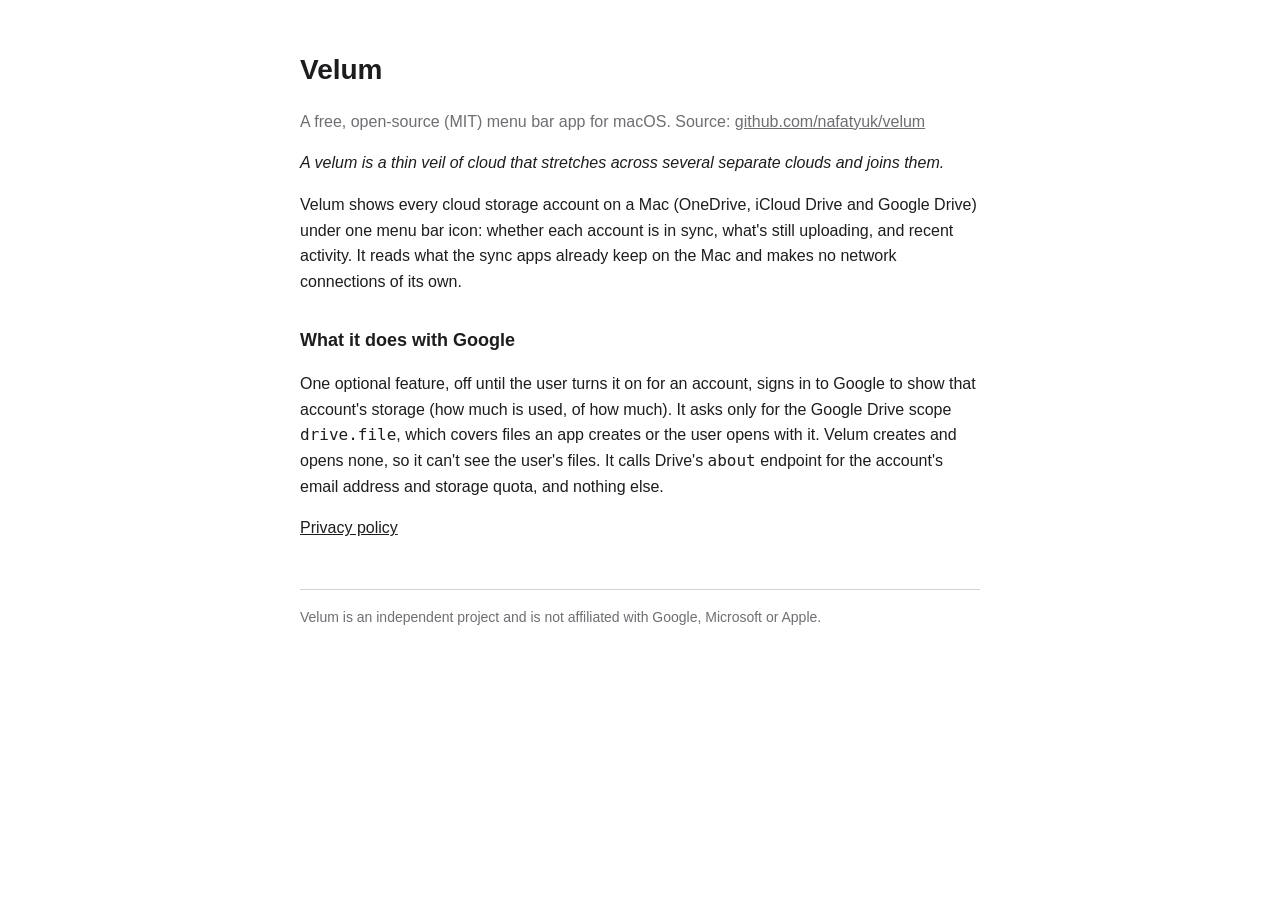
<file: index.html>
<!doctype html>
<html lang="en">
<head>
<meta charset="utf-8"><meta name="viewport" content="width=device-width, initial-scale=1">
<title>Velum</title>
<meta http-equiv="Content-Security-Policy" content="default-src 'none'; style-src 'self'; img-src 'self'; base-uri 'none'; form-action 'none'">
<meta name="referrer" content="no-referrer">
<link rel="stylesheet" href="style.css">
</head>
<body><main>
<h1>Velum</h1>
<p class="muted">A free, open-source (MIT) menu bar app for macOS. Source: <a href="https://github.com/nafatyuk/velum">github.com/nafatyuk/velum</a></p>
<p><em>A velum is a thin veil of cloud that stretches across several separate clouds and joins them.</em></p>

<p>Velum shows every cloud storage account on a Mac (OneDrive, iCloud Drive and Google Drive) under one
menu bar icon: whether each account is in sync, what's still uploading, and recent activity. It reads
what the sync apps already keep on the Mac and makes no network connections of its own.</p>

<h2>What it does with Google</h2>
<p>One optional feature, off until the user turns it on for an account, signs in to Google to show that
account's storage (how much is used, of how much). It asks only for the Google Drive scope
<code>drive.file</code>, which covers files an app creates or the user opens with it. Velum creates and
opens none, so it can't see the user's files. It calls Drive's <code>about</code> endpoint for the
account's email address and storage quota, and nothing else.</p>

<p><a href="privacy.html">Privacy policy</a></p>

<footer>Velum is an independent project and is not affiliated with Google, Microsoft or Apple.</footer>
</main></body>
</html>
</file>
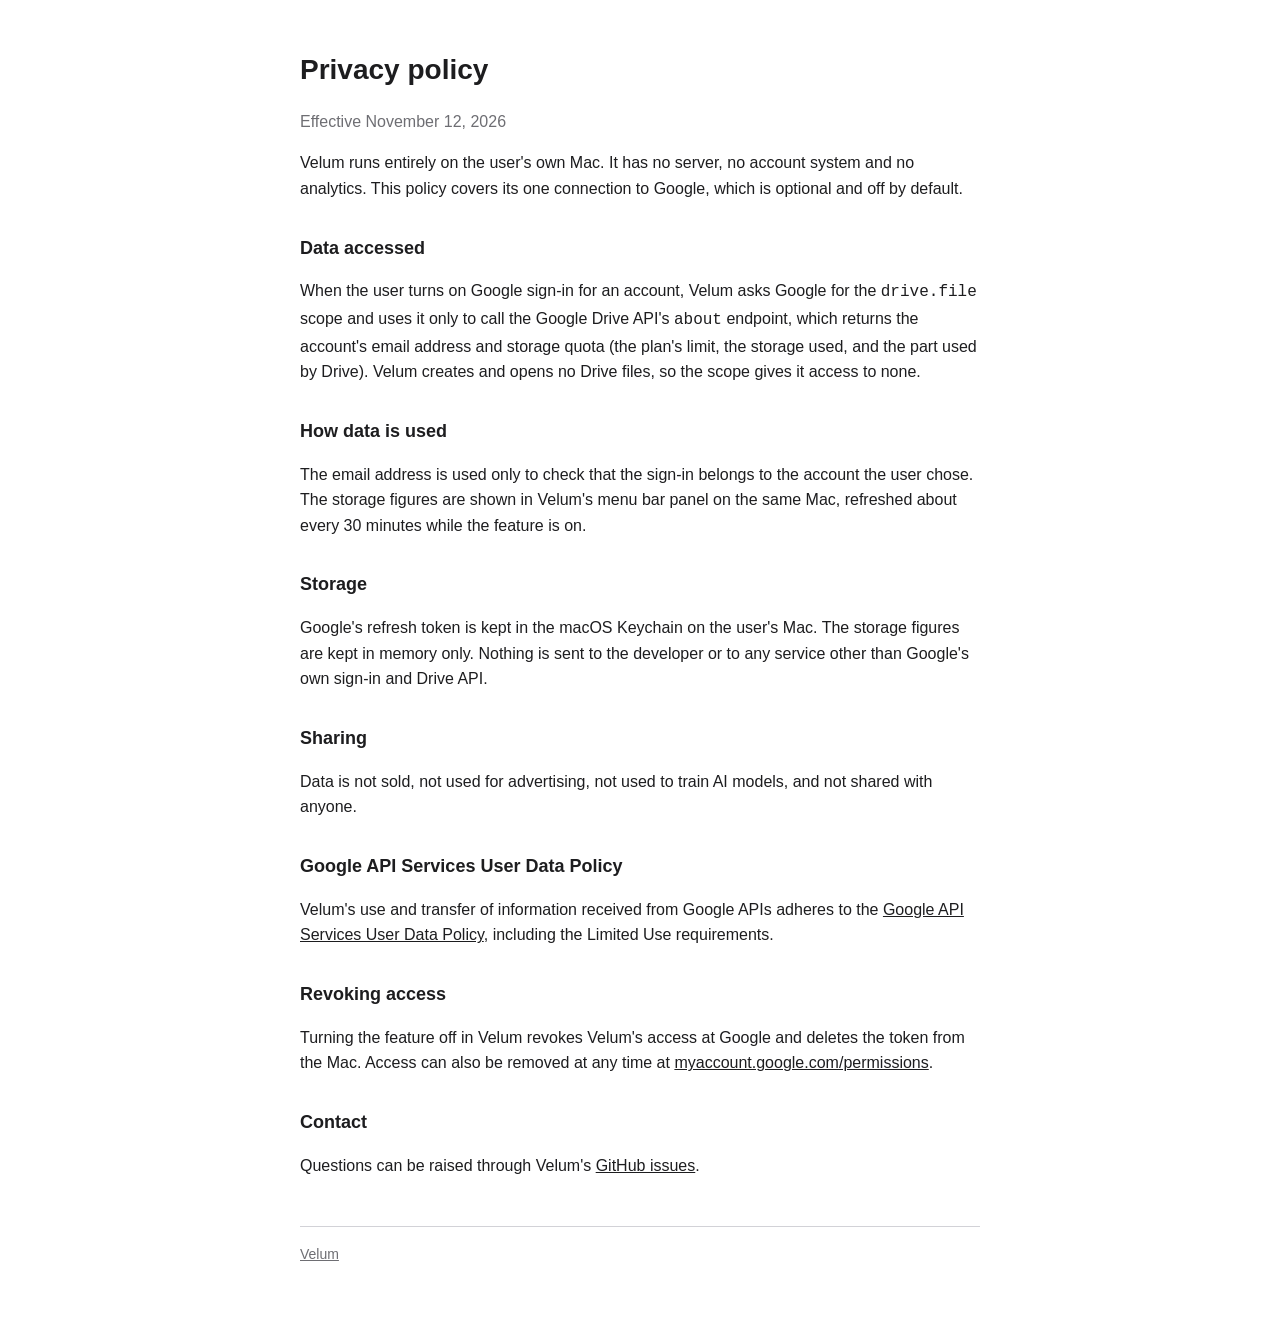
<file: privacy.html>
<!doctype html>
<html lang="en">
<head>
<meta charset="utf-8"><meta name="viewport" content="width=device-width, initial-scale=1">
<title>Velum Privacy</title>
<meta http-equiv="Content-Security-Policy" content="default-src 'none'; style-src 'self'; img-src 'self'; base-uri 'none'; form-action 'none'">
<meta name="referrer" content="no-referrer">
<link rel="stylesheet" href="style.css">
</head>
<body><main>
<h1>Privacy policy</h1>
<p class="muted">Effective November 12, 2026</p>

<p>Velum runs entirely on the user's own Mac. It has no server, no account system and no analytics.
This policy covers its one connection to Google, which is optional and off by default.</p>

<h2>Data accessed</h2>
<p>When the user turns on Google sign-in for an account, Velum asks Google for the
<code>drive.file</code> scope and uses it only to call the Google Drive API's <code>about</code> endpoint,
which returns the account's email address and storage quota (the plan's limit, the storage used, and the
part used by Drive). Velum creates and opens no Drive files, so the scope gives it access to none.</p>

<h2>How data is used</h2>
<p>The email address is used only to check that the sign-in belongs to the account the user chose. The
storage figures are shown in Velum's menu bar panel on the same Mac, refreshed about every 30 minutes
while the feature is on.</p>

<h2>Storage</h2>
<p>Google's refresh token is kept in the macOS Keychain on the user's Mac. The storage figures are kept in
memory only. Nothing is sent to the developer or to any service other than Google's own sign-in and
Drive API.</p>

<h2>Sharing</h2>
<p>Data is not sold, not used for advertising, not used to train AI models, and not shared with anyone.</p>

<h2>Google API Services User Data Policy</h2>
<p>Velum's use and transfer of information received from Google APIs adheres to the
<a href="https://developers.google.com/terms/api-services-user-data-policy">Google API Services User Data
Policy</a>, including the Limited Use requirements.</p>

<h2>Revoking access</h2>
<p>Turning the feature off in Velum revokes Velum's access at Google and deletes the token from the Mac.
Access can also be removed at any time at
<a href="https://myaccount.google.com/permissions">myaccount.google.com/permissions</a>.</p>

<h2>Contact</h2>
<p>Questions can be raised through Velum's
<a href="https://github.com/nafatyuk/velum/issues">GitHub issues</a>.</p>

<footer><a href="index.html">Velum</a></footer>
</main></body>
</html>
</file>
<file: style.css>
:root { color-scheme: light dark; --fg: #1d1d1f; --muted: #6e6e73; --bg: #fff; --rule: #d2d2d7; }
@media (prefers-color-scheme: dark) { :root { --fg: #f5f5f7; --muted: #a1a1a6; --bg: #111; --rule: #3a3a3c; } }
body { margin: 0; background: var(--bg); color: var(--fg); font: 16px/1.6 -apple-system, BlinkMacSystemFont, "Segoe UI", sans-serif; }
main { max-width: 680px; margin: 0 auto; padding: 48px 16px 64px; }
h1 { font-size: 28px; margin: 0 0 8px; } h2 { font-size: 18px; margin: 32px 0 8px; }
p, li { color: var(--fg); } .muted { color: var(--muted); }
footer { margin-top: 48px; padding-top: 16px; border-top: 1px solid var(--rule); font-size: 14px; color: var(--muted); }
a { color: inherit; }
</file>
